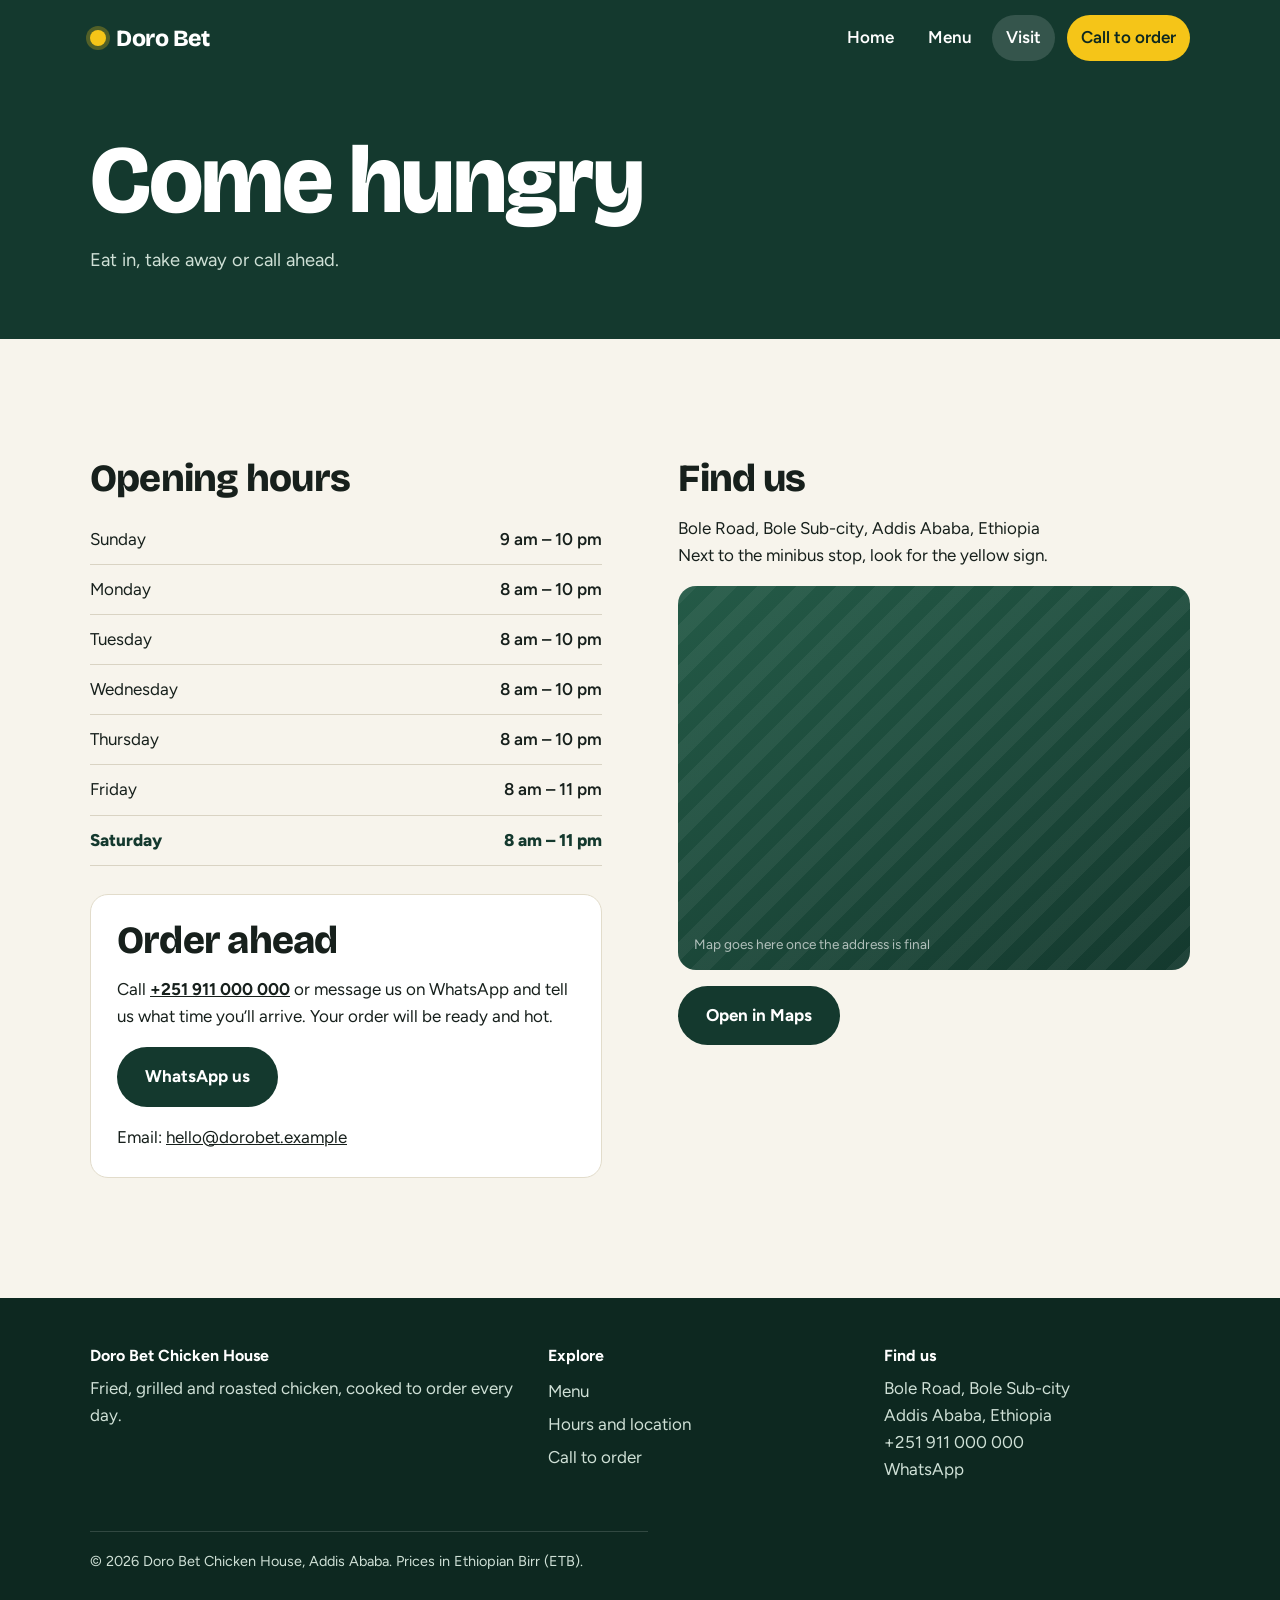
<file: visit.html>
<!DOCTYPE html>
<html lang="en"><head><meta charset="UTF-8"><meta name="viewport" content="width=device-width,initial-scale=1">
<title>Visit | Doro Bet Chicken House</title><meta name="description" content="Opening hours, address and how to order ahead at Doro Bet in Addis Ababa.">
<meta name="theme-color" content="#14392e"><link rel="preconnect" href="https://fonts.googleapis.com"><link rel="preconnect" href="https://fonts.gstatic.com" crossorigin><link href="https://fonts.googleapis.com/css2?family=Bricolage+Grotesque:opsz,wght@12..96,700;12..96,800&family=Figtree:wght@400;600;700&display=swap" rel="stylesheet"><link rel="stylesheet" href="styles.css"></head><body><a class="skip" href="#main">Skip to content</a>
<header class="top solid"><div class="wrap">
<a class="brand" href="index.html"><i></i>Doro Bet</a>
<button class="burger" aria-expanded="false" aria-controls="nav">Menu</button>
<nav id="nav" aria-label="Main"><a href="index.html">Home</a><a href="menu.html">Menu</a><a href="visit.html" aria-current="page">Visit</a><a class="cta" href="tel:+251911000000">Call to order</a></nav>
</div></header>
<main id="main"><div class="page-head"><div class="wrap"><h1>Come hungry</h1><p>Eat in, take away or call ahead.</p></div></div>
<section><div class="wrap visit">
<div><h2>Opening hours</h2><table class="hours" aria-label="Opening hours, Addis Ababa time"><tbody><tr data-d="0"><td>Sunday</td><td>9 am – 10 pm</td></tr><tr data-d="1"><td>Monday</td><td>8 am – 10 pm</td></tr><tr data-d="2"><td>Tuesday</td><td>8 am – 10 pm</td></tr><tr data-d="3"><td>Wednesday</td><td>8 am – 10 pm</td></tr><tr data-d="4"><td>Thursday</td><td>8 am – 10 pm</td></tr><tr data-d="5"><td>Friday</td><td>8 am – 11 pm</td></tr><tr data-d="6"><td>Saturday</td><td>8 am – 11 pm</td></tr></tbody></table>
<div class="card"><h2>Order ahead</h2><p>Call <a href="tel:+251911000000"><b>+251 911 000 000</b></a> or message us on WhatsApp and tell us what time you’ll arrive. Your order will be ready and hot.</p><p style="margin-top:16px"><a class="btn g" href="https://wa.me/251911000000">WhatsApp us</a></p><p style="margin-top:14px">Email: <a href="mailto:hello@dorobet.example">hello@dorobet.example</a></p></div></div>
<div><h2>Find us</h2><p>Bole Road, Bole Sub-city, Addis Ababa, Ethiopia<br>Next to the minibus stop, look for the yellow sign.</p>
<figure class="ph mapph" data-label="Map goes here once the address is final"></figure>
<p style="margin-top:16px"><a class="btn g" href="https://maps.google.com/?q=Bole+Road+Addis+Ababa">Open in Maps</a></p></div>
</div></section></main><footer><div class="wrap">
<div><h3>Doro Bet Chicken House</h3><p>Fried, grilled and roasted chicken, cooked to order every day.</p></div>
<div><h3>Explore</h3><a href="menu.html">Menu</a><a href="visit.html">Hours and location</a><a href="tel:+251911000000">Call to order</a></div>
<div><h3>Find us</h3><p>Bole Road, Bole Sub-city<br>Addis Ababa, Ethiopia<br><a href="tel:+251911000000" style="display:inline;padding:0">+251 911 000 000</a><br><a href="https://wa.me/251911000000" style="display:inline;padding:0">WhatsApp</a></p></div>
<p class="small">© 2026 Doro Bet Chicken House, Addis Ababa. Prices in Ethiopian Birr (ETB).</p>
</div></footer><script src="site.js"></script></body></html>
</file>
<file: styles.css>
:root{
  --pine:#14392e; --pine-d:#0d2820; --yolk:#f5c518; --bone:#f7f4ec; --chili:#d63a22; --ink:#17201c; --mute:#5d6b64;
  --display:"Bricolage Grotesque","Arial Black",system-ui,sans-serif;
  --body:"Figtree",system-ui,-apple-system,"Segoe UI",sans-serif;
  --max:1180px; --gutter:clamp(18px,4vw,40px);
}
*{box-sizing:border-box}
html{scroll-behavior:smooth}
body{margin:0;font:400 1.0625rem/1.6 var(--body);color:var(--ink);background:var(--bone);-webkit-font-smoothing:antialiased}
img,video{display:block;max-width:100%}
a{color:inherit}
:focus-visible{outline:3px solid var(--yolk);outline-offset:3px;border-radius:4px}
h1,h2,h3{font-family:var(--display);line-height:1.02;margin:0;letter-spacing:-.02em;font-weight:800}
p{margin:0 0 1em;max-width:62ch}
.wrap{max-width:var(--max);margin:0 auto;padding:0 var(--gutter)}
.skip{position:absolute;left:-999px;top:8px;background:var(--yolk);padding:8px 14px;z-index:99;font-weight:700}
.skip:focus{left:8px}

/* header */
.top{position:absolute;inset:0 0 auto 0;z-index:10;color:#fff}
.top.solid{position:relative;background:var(--pine)}
.top .wrap{display:flex;align-items:center;justify-content:space-between;height:76px}
.brand{font:800 1.45rem var(--display);text-decoration:none;letter-spacing:-.02em;display:flex;align-items:center;gap:10px}
.brand i{width:16px;height:16px;border-radius:50%;background:var(--yolk);box-shadow:0 0 0 4px rgba(245,197,24,.28)}
nav{display:flex;gap:6px;align-items:center}
nav a{text-decoration:none;font-weight:600;padding:9px 14px;border-radius:99px}
nav a:hover,nav a[aria-current]{background:rgba(255,255,255,.14)}
nav a.cta{background:var(--yolk);color:var(--pine-d);margin-left:6px}
nav a.cta:hover{background:#ffd84a}
.burger{display:none;background:none;border:0;color:inherit;font:700 1rem var(--body);padding:10px 4px;cursor:pointer}

/* hero */
.hero{position:relative;min-height:max(620px,92vh);display:flex;align-items:flex-end;color:#fff;background:
  radial-gradient(700px 420px at 82% 100%,rgba(245,120,24,.38) 0,transparent 70%),radial-gradient(900px 500px at 78% 30%,#2c6a53 0,transparent 70%),linear-gradient(160deg,#1b4a3b,var(--pine-d));overflow:hidden}
.hero video,.hero .poster{position:absolute;inset:0;width:100%;height:100%;object-fit:cover}
.hero::after{content:"";position:absolute;inset:0;background:linear-gradient(180deg,rgba(8,24,18,.55) 0,rgba(8,24,18,.1) 35%,rgba(8,24,18,.82) 100%)}
.hero .wrap{position:relative;z-index:2;padding-bottom:clamp(40px,8vh,84px);padding-top:120px;width:100%}
.hero h1{font-size:clamp(3.2rem,10.5vw,8.6rem);max-width:11ch;text-wrap:balance}
.hero p.lede{font-size:1.25rem;margin:22px 0 28px;max-width:44ch;color:#e9efe9}
.btns{display:flex;flex-wrap:wrap;gap:12px}
.btn{display:inline-block;text-decoration:none;font-weight:700;padding:14px 26px;border-radius:99px;border:2px solid transparent;transition:transform .15s,background .15s}
.btn:active{transform:scale(.97)}
.btn.y{background:var(--yolk);color:var(--pine-d)} .btn.y:hover{background:#ffd84a}
.btn.o{border-color:rgba(255,255,255,.6);color:#fff} .btn.o:hover{background:rgba(255,255,255,.14)}
.btn.g{background:var(--pine);color:#fff} .btn.g:hover{background:var(--pine-d)}
.hero-note{position:absolute;right:var(--gutter);bottom:26px;z-index:2;font-size:.9rem;color:#dfe8e2;display:flex;align-items:center;gap:8px}
.hero-note b{width:9px;height:9px;border-radius:50%;background:#58e08a;box-shadow:0 0 0 0 rgba(88,224,138,.7);animation:ping 2s infinite}
.closed .hero-note b{background:#ff8a76;animation:none}
@keyframes ping{70%{box-shadow:0 0 0 10px rgba(88,224,138,0)}100%{box-shadow:0 0 0 0 rgba(88,224,138,0)}}

/* slots */
.ph{position:relative;margin:0;overflow:hidden;border-radius:18px;background:
  repeating-linear-gradient(135deg,rgba(255,255,255,.05) 0 14px,transparent 14px 28px),linear-gradient(150deg,#245a47,#14392e);min-height:220px}
.ph img{position:absolute;inset:0;width:100%;height:100%;object-fit:cover}
.ph:not(:has(img))::after{content:attr(data-label);position:absolute;left:16px;bottom:14px;color:rgba(255,255,255,.65);font-size:.85rem}

/* sections */
section{padding:clamp(64px,10vw,120px) 0}
.intro{display:grid;grid-template-columns:1.1fr 1fr;gap:clamp(28px,6vw,80px);align-items:center}
.intro h2{font-size:clamp(2.2rem,5vw,3.8rem);margin-bottom:22px}
.intro .ph{aspect-ratio:4/5}
.stats{display:flex;gap:34px;flex-wrap:wrap;margin-top:28px;padding-top:24px;border-top:2px solid var(--ink)}
.stats div{font-size:.95rem;color:var(--mute)} .stats b{display:block;font:800 2.2rem var(--display);color:var(--ink);letter-spacing:-.02em}

.how{background:var(--pine);color:#fff}
.how h2{font-size:clamp(2rem,4.4vw,3.2rem);margin-bottom:44px;max-width:16ch}
.steps{display:grid;grid-template-columns:repeat(3,1fr);gap:clamp(24px,4vw,56px);counter-reset:s}
.steps li{list-style:none;counter-increment:s;border-top:3px solid var(--yolk);padding-top:18px}
.steps{margin:0;padding:0}
.steps h3{font-size:1.6rem;margin-bottom:8px}
.steps h3::before{content:counter(s) ".";color:var(--yolk);margin-right:8px}
.steps p{color:#cfe0d6}

.strip{display:grid;grid-template-columns:repeat(3,1fr);gap:18px;margin-top:36px}
.strip .ph{aspect-ratio:1/1;min-height:0;min-width:0}
.head-row{display:flex;justify-content:space-between;align-items:end;gap:20px;flex-wrap:wrap}
.head-row h2{font-size:clamp(2rem,4.4vw,3.2rem)}

/* menu board */
.board-tabs{position:sticky;top:0;z-index:5;background:var(--bone);border-bottom:2px solid var(--ink)}
.board-tabs .wrap{display:flex;gap:6px;overflow-x:auto;padding-top:12px;padding-bottom:12px;scrollbar-width:none}
.board-tabs a{white-space:nowrap;text-decoration:none;font-weight:700;padding:8px 16px;border-radius:99px;border:2px solid var(--ink)}
.board-tabs a:hover,.board-tabs a.on{background:var(--ink);color:var(--bone)}
.page-head{background:var(--pine);color:#fff;padding:56px 0 64px}
.page-head h1{font-size:clamp(2.8rem,8vw,6rem)}
.page-head p{color:#cfe0d6;margin:16px 0 0;font-size:1.15rem}
.cat{display:grid;grid-template-columns:1fr minmax(0,380px);gap:clamp(28px,6vw,80px);padding:clamp(48px,7vw,84px) 0;border-bottom:1px solid #d9d3c3;scroll-margin-top:64px}
.cat:last-of-type{border-bottom:0}
.cat h2{font-size:clamp(2rem,4vw,2.8rem);margin-bottom:6px}
.cat .sub{color:var(--mute);margin-bottom:26px}
.cat .ph{position:sticky;top:96px;aspect-ratio:4/5;align-self:start}
.items{list-style:none;margin:0;padding:0}
.items li{padding:14px 0}
.row{display:flex;align-items:baseline;gap:10px;font:700 1.2rem var(--display)}
.row::after{content:"";order:2;flex:1;border-bottom:2px dotted #a99f86;transform:translateY(-4px)}
.row span:first-child{order:1} .row .p{order:3}
.tag{font:700 .72rem var(--body);background:var(--yolk);padding:2px 8px;border-radius:99px;margin-left:8px;vertical-align:middle;letter-spacing:.01em}
.tag.hot{background:var(--chili);color:#fff}
.items small{display:block;color:var(--mute);font-size:.95rem;margin-top:3px;max-width:52ch}

/* visit */
.visit{display:grid;grid-template-columns:1fr 1fr;gap:clamp(28px,6vw,80px)}
.visit h2{font-size:clamp(1.8rem,3.4vw,2.4rem);margin-bottom:16px}
.hours{width:100%;border-collapse:collapse;margin-bottom:28px}
.hours td{padding:11px 0;border-bottom:1px solid #d9d3c3}.hours td:last-child{text-align:right;font-weight:600}
.hours tr.today td{font-weight:800;color:var(--pine)}
.mapph{aspect-ratio:4/3}
.card{background:#fff;border-radius:18px;padding:26px;border:1px solid #e2dccb}
.card p:last-child{margin:0}
.callout{background:var(--yolk);color:var(--pine-d);text-align:center}
.callout h2{font-size:clamp(2.2rem,6vw,4.4rem);margin:0 auto 20px;max-width:16ch}
.callout p{margin:0 auto 26px}

footer{background:var(--pine-d);color:#cfe0d6;padding:48px 0 28px}
footer .wrap{display:grid;grid-template-columns:1.4fr 1fr 1fr;gap:30px}
footer h3{font:700 1rem var(--body);color:#fff;margin-bottom:10px;letter-spacing:0}
footer a{display:block;text-decoration:none;padding:3px 0} footer a:hover{color:var(--yolk)}
footer .small{grid-column:1/-1;border-top:1px solid rgba(255,255,255,.15);padding-top:18px;font-size:.9rem}

/* hero: fire look */
.hero h1{text-transform:uppercase;line-height:.9;letter-spacing:-.02em;font-weight:800}
.hero h1 em{font-style:normal;color:var(--yolk)}
.hero .eyebrow{font-weight:700;letter-spacing:.18em;text-transform:uppercase;font-size:.8rem;color:var(--yolk);margin-bottom:16px}
.embers{position:absolute;inset:0;width:100%;height:100%;z-index:1;pointer-events:none;mix-blend-mode:screen}
.ticket{position:absolute;right:var(--gutter);bottom:84px;z-index:3;width:230px;background:var(--bone);color:var(--ink);padding:20px 20px 18px;border-radius:6px;transform:rotate(2.5deg);box-shadow:0 18px 40px rgba(0,0,0,.4);
  background-image:radial-gradient(circle at 0 50%,transparent 9px,var(--bone) 10px),radial-gradient(circle at 100% 50%,transparent 9px,var(--bone) 10px)}
.ticket small{display:block;font-weight:700;letter-spacing:.14em;text-transform:uppercase;font-size:.7rem;color:var(--chili)}
.ticket b{display:block;font:800 1.9rem/1.05 var(--display);margin:6px 0 4px;color:var(--pine-d)}
.ticket span{display:block;font-size:.88rem;color:var(--mute);margin-bottom:12px}
.ticket strong{display:block;font:800 1.4rem var(--display);border-top:2px dashed #cfc8b4;padding-top:10px;margin-bottom:10px}
.ticket a{display:block;text-align:center;text-decoration:none;font-weight:700;background:var(--yolk);color:var(--pine-d);padding:10px;border-radius:99px}

@media(max-width:860px){
  .hero .ticket{display:none}
  .intro,.cat,.visit,footer .wrap{grid-template-columns:1fr}
  .steps{grid-template-columns:1fr}
  .cat .ph{position:relative;top:0;aspect-ratio:16/10;order:-1}
  .intro .ph{aspect-ratio:16/10}
  .burger{display:block}
  nav{display:none;position:absolute;top:76px;left:0;right:0;background:var(--pine-d);flex-direction:column;align-items:stretch;padding:12px var(--gutter) 20px}
  nav.open{display:flex} nav a.cta{margin:6px 0 0;text-align:center}
  .hero-note{display:none}
}
@media(max-width:560px){.strip{grid-template-columns:1fr 1fr}.strip .ph:last-child{display:none}}
@media(prefers-reduced-motion:reduce){*{animation:none!important;transition:none!important;scroll-behavior:auto!important}}

/* hero dish (optional cut-out) */
.hero-dish{position:absolute;z-index:2;right:clamp(10px,6vw,90px);bottom:clamp(60px,14vh,150px);width:clamp(260px,38vw,560px);height:auto;filter:drop-shadow(0 30px 40px rgba(0,0,0,.55));animation:bob 6s ease-in-out infinite}
@keyframes bob{50%{transform:translateY(-14px) rotate(1.5deg)}}

/* scroll scenes: items fall into place as the section scrolls into view */
.scene{position:relative;overflow:hidden;padding:0;min-height:clamp(520px,92vh,780px)}
.kicker{font-weight:700;letter-spacing:.18em;text-transform:uppercase;font-size:.8rem;color:var(--chili)}
.drop{position:absolute;left:var(--x);top:var(--y);z-index:3;width:var(--w,120px);
  --q:clamp(0,calc((var(--p,1) - var(--d,0)) / (1 - var(--d,0))),1);
  transform:translate(-50%,-50%) translateY(calc((1 - var(--q)) * var(--dy,-400px))) rotate(calc((1 - var(--q)) * var(--r,0deg))) scale(var(--sx,1),1);
  opacity:calc(var(--q) * 3);will-change:transform}
.drop img{display:block;width:100%;height:auto;filter:drop-shadow(0 14px 18px rgba(0,0,0,.28))}
.drop.missing{aspect-ratio:1;border:2px dashed rgba(23,32,28,.35);border-radius:14px;display:grid;place-items:center}
.drop.missing::after{content:attr(data-label);font-size:.72rem;color:var(--mute)}
.fall{background:var(--bone);text-align:center;color:var(--pine-d)}
.fall .kicker{position:absolute;top:clamp(26px,6vh,56px);left:0;right:0;z-index:4}
.fall h2{position:absolute;left:0;right:0;top:50%;transform:translateY(-62%);margin:0;font-size:clamp(2.6rem,14.5vw,14rem);line-height:.82;text-transform:uppercase;letter-spacing:-.03em;white-space:nowrap;z-index:1}
.fall .drop{mix-blend-mode:multiply}
.fall .drop.sm{--w:clamp(48px,7vw,96px)} .fall .drop.md{--w:clamp(70px,11vw,150px)} .fall .drop.bread{--w:clamp(240px,40vw,520px)}
.plate{background:radial-gradient(700px 420px at 50% 60%,rgba(245,120,24,.28) 0,transparent 70%),var(--pine-d);color:#fff;display:flex;align-items:center}
.plate-grid{position:relative;z-index:2;display:grid;grid-template-columns:1.25fr 1.2fr 220px;gap:clamp(18px,3vw,40px);align-items:center;padding-top:60px;padding-bottom:60px}
.plate-copy h2{font-size:clamp(2.4rem,5vw,4.4rem);line-height:.92;text-transform:uppercase;letter-spacing:-.02em;margin:12px 0 18px}
.plate-copy p:not(.kicker){max-width:34ch;color:#dfe8e2;margin-bottom:24px}
.plate .kicker{color:var(--yolk)}
.plate-stage{position:relative;aspect-ratio:1/1;min-height:300px}
.plate-stage .drop.plate-img{--w:100%}
.plate-stage .drop.fry{--w:clamp(40px,6vw,86px)}
.plate .ticket{position:static;transform:rotate(2.5deg);align-self:center}
@media(max-width:860px){
  .plate-grid{grid-template-columns:1fr}
  .plate .ticket{display:block;justify-self:center;width:min(300px,100%)}
  .plate-stage{order:-1;max-width:420px;margin:0 auto;width:100%}
  .hero-dish{width:min(62vw,300px);right:50%;transform:translateX(50%);bottom:auto;top:64px;opacity:.5;animation:none}
}
@media(prefers-reduced-motion:reduce){.drop{transform:translate(-50%,-50%)!important;opacity:1!important}}

/* real-photo tweaks */
.hero-dish{mix-blend-mode:lighten;filter:none;-webkit-mask-image:radial-gradient(ellipse 62% 58% at 50% 42%,#000 55%,transparent 100%);mask-image:radial-gradient(ellipse 62% 58% at 50% 42%,#000 55%,transparent 100%)}
.plate-stage .dish{position:absolute;left:50%;top:60%;width:104%;height:62%;transform:translate(-50%,-50%);border-radius:50%;
  background:radial-gradient(ellipse at 50% 38%,#fff 0,#f1efe8 55%,#d9d5c8 100%);box-shadow:0 34px 50px rgba(0,0,0,.5),inset 0 -10px 18px rgba(0,0,0,.12)}
.plate-stage .drop.plate-img{--w:84%}
.plate-stage .drop.fry{--w:clamp(70px,11vw,150px)}
.plate-stage .drop.plate-img img{filter:drop-shadow(0 18px 20px rgba(0,0,0,.4))}
@media(max-width:860px){.hero-dish{-webkit-mask-image:radial-gradient(ellipse 60% 55% at 50% 45%,#000 50%,transparent 100%);mask-image:radial-gradient(ellipse 60% 55% at 50% 45%,#000 50%,transparent 100%)}}
</file>
